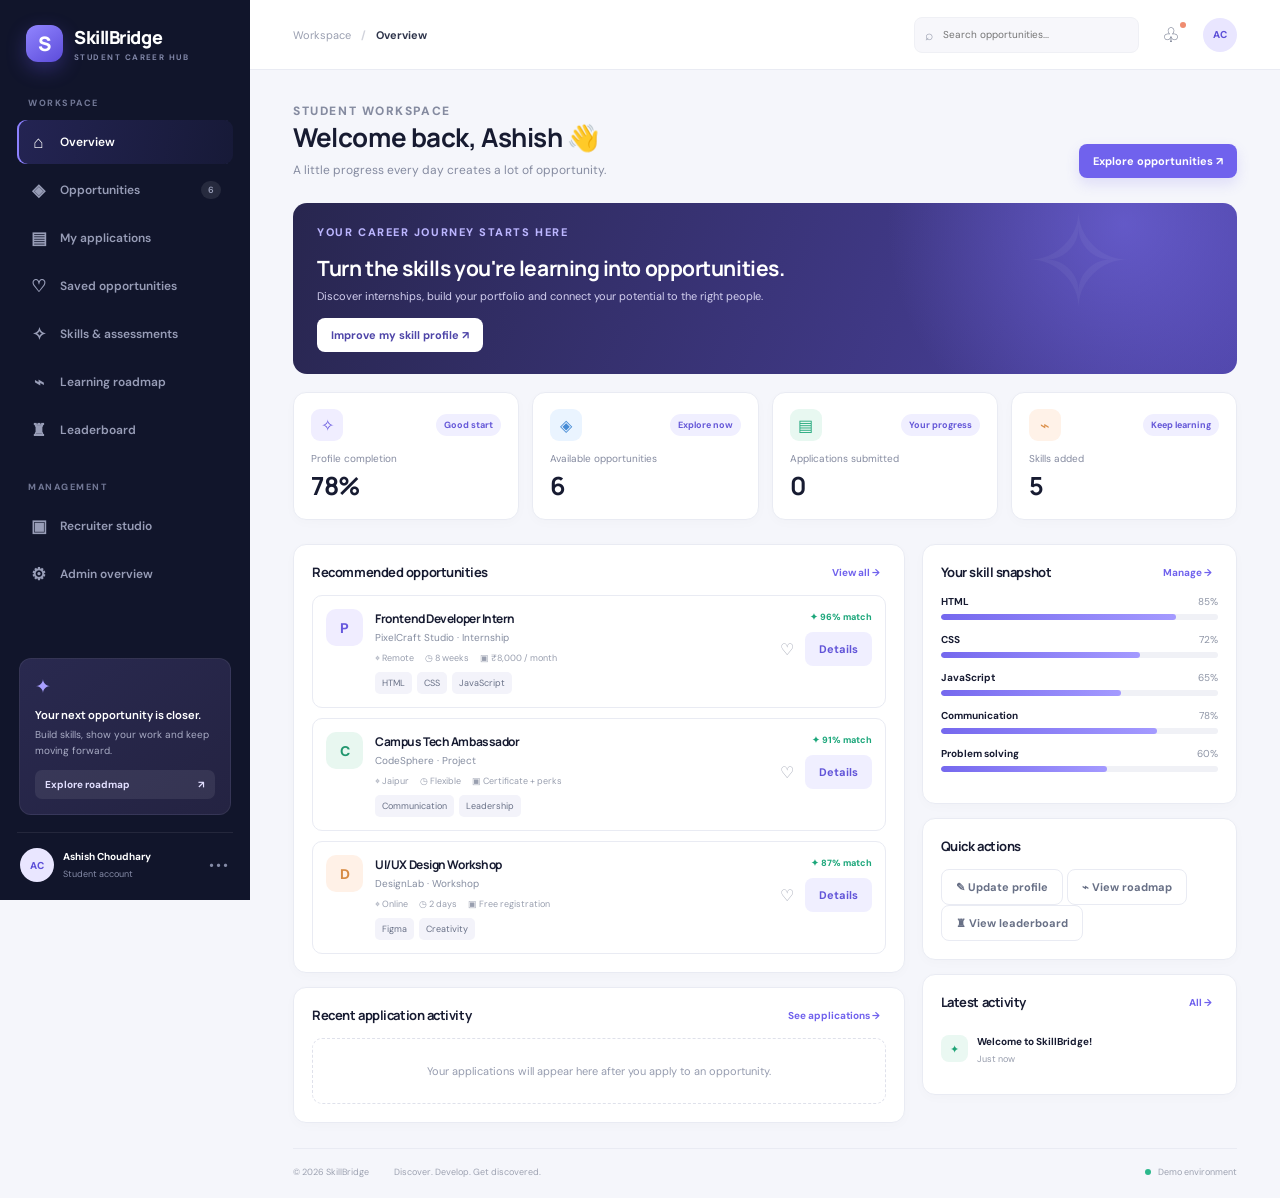
<file: SkillBridge_Pro/index.html>
<!DOCTYPE html>
<html lang="en">
<head>
  <meta charset="UTF-8">
  <meta name="viewport" content="width=device-width, initial-scale=1.0">
  <meta name="theme-color" content="#101326">
  <title>SkillBridge — Discover. Develop. Get Discovered.</title>
  <link rel="preconnect" href="https://fonts.googleapis.com">
  <link rel="preconnect" href="https://fonts.gstatic.com" crossorigin>
  <link href="https://fonts.googleapis.com/css2?family=DM+Sans:wght@400;500;600;700&family=Manrope:wght@400;500;600;700;800&display=swap" rel="stylesheet">
  <link rel="stylesheet" href="style.css">
</head>
<body>
  <div class="app-shell">
    <aside class="sidebar" id="sidebar">
      <a class="brand" href="#" data-view="dashboard"><span class="brand-icon">S</span><span>SkillBridge<small>STUDENT CAREER HUB</small></span></a>
      <div class="workspace-label">WORKSPACE</div>
      <nav class="side-nav" aria-label="Main navigation">
        <button class="nav-item active" data-view="dashboard"><span>⌂</span> Overview</button>
        <button class="nav-item" data-view="opportunities"><span>◈</span> Opportunities <i class="nav-count" id="opportunityNavCount">8</i></button>
        <button class="nav-item" data-view="applications"><span>▤</span> My applications</button>
        <button class="nav-item" data-view="saved"><span>♡</span> Saved opportunities</button>
        <button class="nav-item" data-view="skills"><span>✧</span> Skills & assessments</button>
        <button class="nav-item" data-view="roadmap"><span>⌁</span> Learning roadmap</button>
        <button class="nav-item" data-view="leaderboard"><span>♜</span> Leaderboard</button>
      </nav>
      <div class="workspace-label management-label">MANAGEMENT</div>
      <nav class="side-nav">
        <button class="nav-item" data-view="recruiter"><span>▣</span> Recruiter studio</button>
        <button class="nav-item" data-view="admin"><span>⚙</span> Admin overview</button>
      </nav>
      <div class="sidebar-bottom">
        <div class="upgrade-card"><div class="sparkle">✦</div><b>Your next opportunity is closer.</b><p>Build skills, show your work and keep moving forward.</p><button data-view="roadmap">Explore roadmap <span>↗</span></button></div>
        <button class="profile-mini" data-view="profile"><span class="avatar" id="sideAvatar">AS</span><span><b id="sideName">Ashish Choudhary</b><small id="sideRole">Student account</small></span><span class="dots">•••</span></button>
      </div>
    </aside>

    <main class="main-area">
      <header class="topbar">
        <button class="mobile-menu" id="mobileMenu" aria-label="Toggle navigation">☰</button>
        <div class="breadcrumb"><span>Workspace</span><b>/</b><strong id="pageCrumb">Overview</strong></div>
        <div class="topbar-actions">
          <label class="global-search"><span>⌕</span><input id="globalSearch" placeholder="Search opportunities..." aria-label="Search opportunities"></label>
          <button class="top-icon notification-trigger" id="notificationBtn" aria-label="Notifications">♧<i id="notificationDot"></i></button>
          <button class="avatar top-avatar" data-view="profile" id="topAvatar">AS</button>
        </div>
      </header>

      <section class="page-content" id="pageContent">
        <!-- Views are rendered by script.js -->
      </section>
      <footer class="footer"><span>© 2026 SkillBridge</span><span>Discover. Develop. Get discovered.</span><span class="footer-status"><i></i> Demo environment</span></footer>
    </main>
  </div>

  <dialog class="modal" id="modal">
    <div class="modal-content" id="modalContent"></div>
  </dialog>
  <div class="toast-region" id="toastRegion" aria-live="polite"></div>
  <script src="script.js"></script>
</body>
</html>
</file>
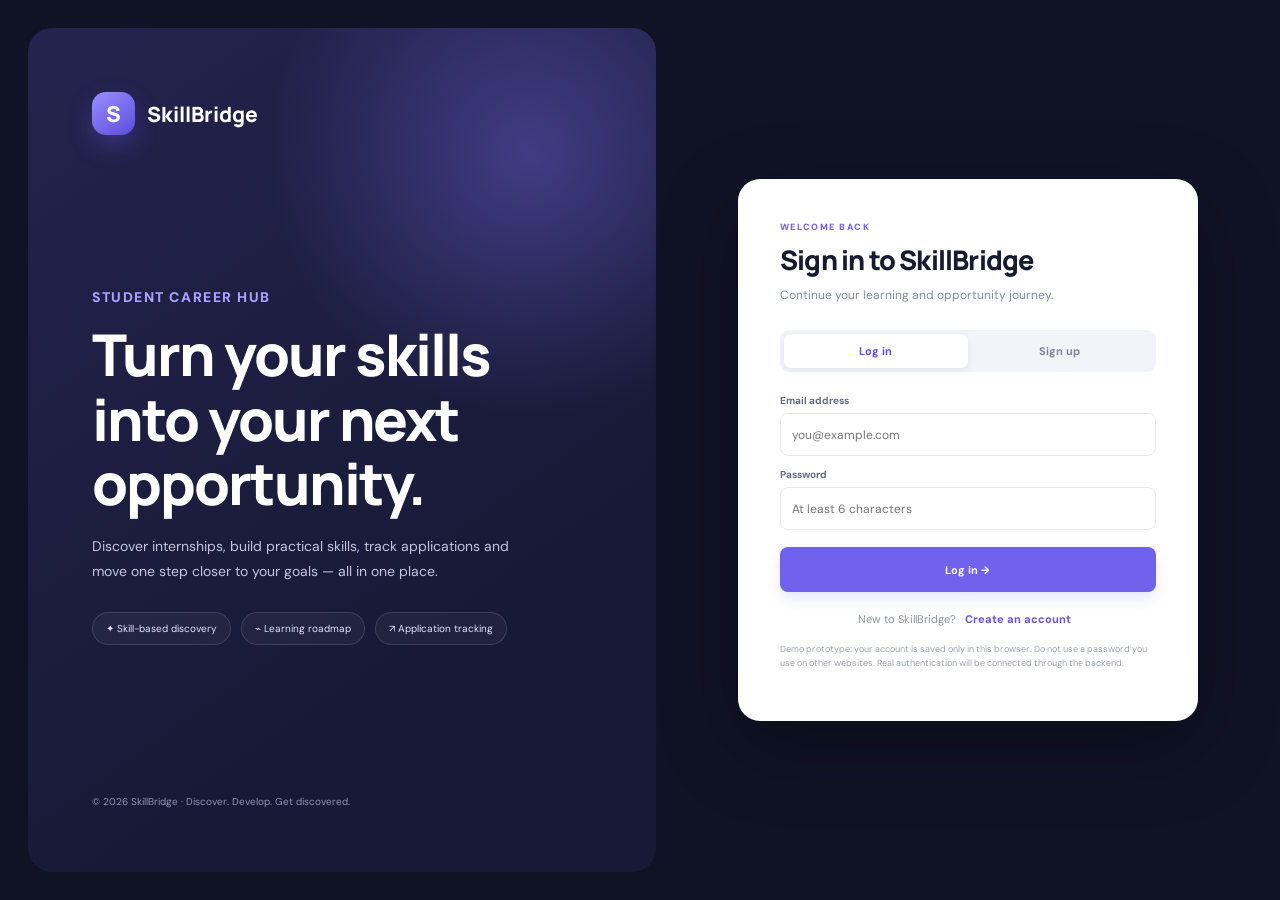
<file: SkillBridge_Pro/SkillBridge_Pro/index.html>
<!DOCTYPE html>
<html lang="en">
<head>
  <meta charset="UTF-8">
  <meta name="viewport" content="width=device-width, initial-scale=1.0">
  <meta name="theme-color" content="#101326">
  <title>SkillBridge — Discover. Develop. Get Discovered.</title>
  <link rel="preconnect" href="https://fonts.googleapis.com">
  <link rel="preconnect" href="https://fonts.gstatic.com" crossorigin>
  <link href="https://fonts.googleapis.com/css2?family=DM+Sans:wght@400;500;600;700&family=Manrope:wght@400;500;600;700;800&display=swap" rel="stylesheet">
  <link rel="stylesheet" href="style.css">
</head>
<body>
  <div id="authScreen" class="auth-screen"></div>
  <div class="app-shell" id="appShell">
    <aside class="sidebar" id="sidebar">
      <a class="brand" href="#" data-view="dashboard"><span class="brand-icon">S</span><span>SkillBridge<small>STUDENT CAREER HUB</small></span></a>
      <div class="workspace-label">WORKSPACE</div>
      <nav class="side-nav" aria-label="Main navigation">
        <button class="nav-item active" data-view="dashboard"><span>⌂</span> Overview</button>
        <button class="nav-item" data-view="opportunities"><span>◈</span> Opportunities <i class="nav-count" id="opportunityNavCount">8</i></button>
        <button class="nav-item" data-view="applications"><span>▤</span> My applications</button>
        <button class="nav-item" data-view="saved"><span>♡</span> Saved opportunities</button>
        <button class="nav-item" data-view="skills"><span>✧</span> Skills & assessments</button>
        <button class="nav-item" data-view="roadmap"><span>⌁</span> Learning roadmap</button>
        <button class="nav-item" data-view="assistant"><span>✦</span> AI Career Assistant <i class="nav-count">AI</i></button>
        <button class="nav-item" data-view="leaderboard"><span>♜</span> Leaderboard</button>
      </nav>
      <div class="workspace-label management-label">MANAGEMENT</div>
      <nav class="side-nav">
        <button class="nav-item" data-view="recruiter"><span>▣</span> Recruiter studio</button>
        <button class="nav-item" data-view="admin"><span>⚙</span> Admin overview</button>
      </nav>
      <div class="sidebar-bottom">
        <div class="upgrade-card"><div class="sparkle">✦</div><b>Your next opportunity is closer.</b><p>Build skills, show your work and keep moving forward.</p><button data-view="roadmap">Explore roadmap <span>↗</span></button></div>
        <button class="profile-mini" data-view="profile"><span class="avatar" id="sideAvatar">AS</span><span><b id="sideName">Ashish Choudhary</b><small id="sideRole">Student account</small></span><span class="dots">•••</span></button>
      </div>
    </aside>

    <main class="main-area">
      <header class="topbar">
        <button class="mobile-menu" id="mobileMenu" aria-label="Toggle navigation">☰</button>
        <div class="breadcrumb"><span>Workspace</span><b>/</b><strong id="pageCrumb">Overview</strong></div>
        <div class="topbar-actions">
          <label class="global-search"><span>⌕</span><input id="globalSearch" placeholder="Search opportunities..." aria-label="Search opportunities"></label>
          <button class="top-icon notification-trigger" id="notificationBtn" aria-label="Notifications">♧<i id="notificationDot"></i></button>
          <button class="avatar top-avatar" data-view="profile" id="topAvatar">AS</button>
          <button class="btn btn-outline logout-btn" id="logoutBtn">Log out ↗</button>
        </div>
      </header>

      <section class="page-content" id="pageContent">
        <!-- Views are rendered by script.js -->
      </section>
      <footer class="footer"><span>© 2026 SkillBridge</span><span>Discover. Develop. Get discovered.</span><span class="footer-status"><i></i> Demo environment</span></footer>
    </main>
  </div>

  <dialog class="modal" id="modal">
    <div class="modal-content" id="modalContent"></div>
  </dialog>
  <div class="toast-region" id="toastRegion" aria-live="polite"></div>
  <script src="script.js"></script>
</body>
</html>
</file>
<file: SkillBridge_Pro/style.css>
*{box-sizing:border-box} :root{--bg:#f5f6fb;--panel:#fff;--ink:#171b31;--muted:#858ba0;--line:#e9ebf3;--purple:#7062ed;--purple-dark:#5548ce;--green:#1da77b;--nav:#11152b;--nav-muted:#989db7;--shadow:0 12px 35px rgba(27,31,66,.055)}html{scroll-behavior:smooth}body{margin:0;background:var(--bg);color:var(--ink);font-family:"DM Sans",sans-serif;font-size:14px}button,input,select,textarea{font:inherit}button{cursor:pointer}a{color:inherit;text-decoration:none}h1,h2,h3,h4,.brand{font-family:Manrope,sans-serif;letter-spacing:-.45px}.app-shell{min-height:100vh}.sidebar{position:fixed;inset:0 auto 0 0;width:250px;background:var(--nav);color:#fff;padding:25px 17px 15px;display:flex;flex-direction:column;z-index:20;overflow-y:auto}.brand{display:flex;align-items:center;gap:11px;font-size:18px;font-weight:800;padding:0 9px 35px}.brand-icon{width:37px;height:37px;display:grid;place-items:center;border-radius:12px;background:linear-gradient(145deg,#9185ff,#5c4cda);box-shadow:0 7px 20px #6555e955;font-size:20px}.brand small{display:block;font:700 8px "DM Sans";letter-spacing:1.45px;color:#8187a8;margin-top:3px}.workspace-label{font-size:9px;font-weight:800;letter-spacing:1.5px;color:#717795;padding:0 11px 11px}.side-nav{display:grid;gap:4px}.nav-item{display:flex;align-items:center;gap:12px;width:100%;border:0;background:transparent;color:var(--nav-muted);padding:11px 12px;border-radius:9px;text-align:left;font-size:12px;font-weight:600;transition:.2s}.nav-item>span{font-size:17px;width:19px;text-align:center}.nav-item:hover{background:#ffffff0d;color:#fff}.nav-item.active{background:linear-gradient(100deg,#6558df38,#6558df12);color:#fff;box-shadow:inset 2px 0 #8d81ff}.nav-count{margin-left:auto;font-style:normal;background:#ffffff17;padding:3px 7px;border-radius:20px;font-size:9px}.management-label{margin-top:29px}.sidebar-bottom{margin-top:auto}.upgrade-card{margin:23px 2px 17px;padding:15px;background:linear-gradient(145deg,#29294f,#242342);border:1px solid #ffffff12;border-radius:12px}.sparkle{color:#a89fff;font-size:19px}.upgrade-card b{display:block;font:700 11px Manrope;margin:8px 0 5px}.upgrade-card p{font-size:10px;line-height:1.55;color:#a9acc5;margin:0 0 12px}.upgrade-card button{border:0;background:#ffffff14;color:#e2dfff;border-radius:7px;padding:8px 10px;font-size:10px;font-weight:700;width:100%;text-align:left}.upgrade-card button span{float:right}.profile-mini{width:100%;border:0;border-top:1px solid #ffffff14;background:transparent;color:white;padding:15px 3px 3px;display:flex;align-items:center;gap:9px;text-align:left}.avatar{width:34px;height:34px;border-radius:50%;background:#e9e6ff;color:#5d50d8;display:grid;place-items:center;font-size:10px;font-weight:800;flex-shrink:0}.profile-mini b{font-size:10px;display:block}.profile-mini small{font-size:9px;color:#858ba7}.dots{margin-left:auto;color:#858ba7;letter-spacing:2px}.main-area{margin-left:250px;min-height:100vh;display:flex;flex-direction:column}.topbar{height:70px;background:#ffffffed;backdrop-filter:blur(15px);border-bottom:1px solid var(--line);display:flex;align-items:center;justify-content:space-between;padding:0 4.2%;position:sticky;top:0;z-index:10}.breadcrumb{display:flex;align-items:center;gap:10px;color:#9a9fb0;font-size:11px}.breadcrumb b{color:#d1d3dc}.breadcrumb strong{color:#30364c;font-weight:700}.topbar-actions{display:flex;align-items:center;gap:17px}.global-search{height:36px;width:225px;background:#f7f7fb;border:1px solid #eff0f5;border-radius:8px;display:flex;align-items:center;gap:8px;padding:0 10px;color:#9298a9}.global-search input{border:0;outline:0;background:transparent;width:100%;font-size:10px}.top-icon{border:0;background:transparent;color:#626a80;font-size:20px;position:relative}.top-icon i{position:absolute;width:6px;height:6px;border-radius:50%;background:#ef8c70;right:0;top:1px}.top-avatar{border:0}.mobile-menu{display:none;border:0;background:none;font-size:20px}.page-content{width:min(1260px,100%);padding:33px 4.2% 25px;margin:0 auto;flex:1;animation:fadeUp .35s ease both}.footer{border-top:1px solid var(--line);margin:0 4.2%;padding:17px 0 20px;color:#9da2b1;font-size:9px;display:flex;gap:25px}.footer-status{margin-left:auto}.footer-status i{display:inline-block;width:6px;height:6px;border-radius:50%;background:#2bb88c;margin-right:5px}.eyebrow{font-size:9px;font-weight:800;letter-spacing:1.55px;color:var(--purple);margin:0 0 8px}.muted{color:var(--muted)}.small{font-size:11px}.page-heading{display:flex;align-items:flex-end;justify-content:space-between;gap:20px;margin-bottom:25px}.page-heading h1{font-size:26px;margin:0 0 7px}.page-heading p{font-size:12px;color:var(--muted);margin:0}.btn{border:0;border-radius:8px;padding:10px 14px;font-size:11px;font-weight:700;transition:.2s;display:inline-flex;align-items:center;justify-content:center;gap:8px}.btn-primary{color:#fff;background:var(--purple);box-shadow:0 6px 14px #7062ed2a}.btn-primary:hover{background:var(--purple-dark);transform:translateY(-1px)}.btn-soft{background:#f0efff;color:#6154d8}.btn-outline{background:#fff;border:1px solid var(--line);color:#687086}.btn-danger{background:#fff0ee;color:#ce695c}.stats-grid{display:grid;grid-template-columns:repeat(4,1fr);gap:13px;margin-bottom:24px}.stat-card,.panel,.card{background:var(--panel);border:1px solid var(--line);border-radius:13px;box-shadow:0 3px 12px #25294a05}.stat-card{padding:16px 17px;position:relative;overflow:hidden}.stat-top{display:flex;align-items:center;justify-content:space-between}.stat-icon{width:32px;height:32px;border-radius:9px;display:grid;place-items:center;font-size:16px;background:#f0eeff;color:#685be0}.stat-icon.green{background:#e8f8f1;color:#20a77a}.stat-icon.orange{background:#fff2e8;color:#dc914c}.stat-icon.blue{background:#eaf4ff;color:#468bd5}.stat-card .stat-label{font-size:10px;color:var(--muted);margin:11px 0 3px}.stat-card h2{font-size:25px;margin:0}.stat-foot{font-size:9px;color:#a0a5b2;margin-top:5px}.positive{color:#20a77a}.dashboard-grid{display:grid;grid-template-columns:minmax(0,1.65fr) minmax(260px,.85fr);gap:17px}.panel{padding:18px}.panel-head{display:flex;justify-content:space-between;align-items:center;margin-bottom:14px}.panel-head h3{font-size:13px;margin:0}.text-link{border:0;background:transparent;color:var(--purple);font-size:10px;font-weight:700}.hero-banner{border-radius:14px;background:radial-gradient(circle at 88% 12%,#8478ff77,transparent 28%),linear-gradient(110deg,#28264f,#4d43a5);color:#fff;padding:22px 24px;position:relative;overflow:hidden;margin-bottom:18px}.hero-banner:after{content:"✧";position:absolute;right:11%;top:-25px;font-size:130px;color:#ffffff0c}.hero-banner .eyebrow{color:#bcb6ff}.hero-banner h2{font-size:21px;max-width:480px;margin:0 0 7px}.hero-banner p{font-size:11px;color:#d4d1f0;margin:0 0 15px}.hero-banner .btn{background:#fff;color:#4e45a8}.section-title{font:800 13px Manrope;margin:0}.opportunity-stack{display:grid;gap:10px}.opportunity{padding:13px;border:1px solid var(--line);border-radius:10px;display:grid;grid-template-columns:38px 1fr auto;gap:11px;align-items:start;transition:.22s;background:#fff}.opportunity:hover{transform:translateY(-2px);box-shadow:var(--shadow);border-color:#ddd9ff}.company-mark{width:37px;height:37px;border-radius:10px;background:#f0edff;color:#6658dd;display:grid;place-items:center;font-weight:800}.company-mark.green{background:#e8f7f0;color:#21966e}.company-mark.orange{background:#fff1e7;color:#d78b43}.op-title{font:700 12px Manrope;margin:1px 0 4px}.op-company{font-size:10px;color:#858da0}.op-meta{display:flex;gap:11px;flex-wrap:wrap;color:#999faf;font-size:9px;margin-top:8px}.chips{display:flex;gap:5px;flex-wrap:wrap;margin-top:8px}.chip{font-size:9px;padding:5px 7px;border-radius:5px;background:#f3f3fa;color:#697187}.op-side{text-align:right;min-width:77px}.match-score{font-size:9px;color:#1da77b;font-weight:800;margin:2px 0 9px}.save-btn{border:0;background:transparent;color:#9da2b1;font-size:16px;padding:2px 6px}.save-btn.saved{color:#ed7f98}.op-actions{display:flex;gap:5px;align-items:center;justify-content:flex-end}.empty{padding:25px;text-align:center;color:#969caf;font-size:11px;border:1px dashed #dfe1eb;border-radius:10px}.side-stack{display:grid;gap:14px;align-content:start}.skill-row{margin:13px 0}.skill-line{display:flex;justify-content:space-between;font-size:10px;margin-bottom:6px}.skill-line span:last-child{color:#8d94a5}.bar{height:6px;background:#f0f1f6;border-radius:10px;overflow:hidden}.bar span{display:block;height:100%;background:linear-gradient(90deg,#7568ee,#a49aff);border-radius:10px}.activity-row{display:flex;gap:9px;padding:10px 0;border-bottom:1px solid #f0f1f5}.activity-row:last-child{border:0}.activity-icon{width:27px;height:27px;border-radius:8px;background:#eaf8f2;color:#20a477;display:grid;place-items:center;font-size:11px}.activity-row b{font-size:10px;display:block}.activity-row small{font-size:9px;color:#969cac}.tag-pill{font-size:9px;font-weight:700;padding:5px 8px;border-radius:20px;background:#f0efff;color:#6558d8}.toolbar{display:flex;gap:9px;margin-bottom:16px}.search-field{height:39px;border:1px solid var(--line);background:#fff;border-radius:8px;display:flex;align-items:center;gap:8px;padding:0 11px;flex:1;color:#9ba1b0}.search-field input{border:0;outline:0;width:100%;font-size:11px}.toolbar select,.field select{height:39px;border:1px solid var(--line);background:#fff;border-radius:8px;padding:0 11px;color:#6f778b;font-size:10px}.two-col{display:grid;grid-template-columns:1fr 1fr;gap:15px}.form-grid{display:grid;grid-template-columns:1fr 1fr;gap:12px}.field{display:grid;gap:6px;margin-bottom:12px}.field label{font-size:10px;font-weight:700;color:#626b80}.field input,.field textarea,.field select{width:100%;border:1px solid var(--line);border-radius:8px;padding:10px 11px;font-size:11px;outline-color:#aaa1ff;background:#fff}.field textarea{resize:vertical;min-height:80px}.field.full{grid-column:1/-1}.table-wrap{overflow-x:auto}.data-table{width:100%;border-collapse:collapse;white-space:nowrap}.data-table th{text-align:left;font-size:9px;letter-spacing:.7px;color:#9ba1af;font-weight:800;padding:11px;border-bottom:1px solid var(--line)}.data-table td{font-size:10px;padding:13px 11px;border-bottom:1px solid #f0f1f5;color:#626b80}.data-table td b{color:#30364a}.status{display:inline-block;border-radius:20px;padding:5px 8px;font-size:9px;font-weight:700;background:#f0efff;color:#6557d9}.status.pending{background:#fff4e7;color:#cb8b35}.status.accepted{background:#e8f8f1;color:#20966e}.status.rejected{background:#fff0ef;color:#d06d65}.profile-layout{display:grid;grid-template-columns:270px 1fr;gap:16px}.profile-card{text-align:center}.profile-big{width:70px;height:70px;border-radius:23px;background:linear-gradient(145deg,#e8e4ff,#c9c2ff);display:grid;place-items:center;margin:0 auto 12px;color:#5146c1;font:800 20px Manrope}.profile-card h2{font-size:17px;margin:0 0 4px}.profile-card p{font-size:10px;color:var(--muted);margin:0 0 14px}.profile-completion{text-align:left;margin-top:18px}.profile-completion .bar{margin-top:8px}.profile-detail{display:grid;grid-template-columns:1fr 1fr;gap:13px}.detail-box{background:#fafaff;border:1px solid #f0eff8;border-radius:9px;padding:12px}.detail-box small{display:block;color:#9ba1af;font-size:9px;margin-bottom:5px}.detail-box b{font-size:11px}.quiz-option{display:block;width:100%;text-align:left;background:#fff;border:1px solid var(--line);border-radius:8px;padding:12px;margin:8px 0;font-size:11px;color:#606a7f}.quiz-option:hover,.quiz-option.selected{border-color:#8b80f5;background:#f6f4ff}.quiz-option.correct{border-color:#57bd96;background:#edfaf4}.quiz-option.wrong{border-color:#eaa09a;background:#fff3f2}.roadmap-item{display:flex;gap:12px;padding:13px 0;border-bottom:1px solid #f0f1f5}.roadmap-number{width:28px;height:28px;border-radius:9px;background:#efedff;color:#6558dc;display:grid;place-items:center;font-size:10px;font-weight:800;flex-shrink:0}.roadmap-item h4{font-size:11px;margin:0 0 4px}.roadmap-item p{font-size:10px;color:#8d94a5;margin:0;line-height:1.5}.leader-row{display:grid;grid-template-columns:35px 1fr auto;align-items:center;gap:10px;padding:12px;border-bottom:1px solid #f0f1f5}.rank{font:800 12px Manrope;color:#8a91a3}.leader-avatar{width:31px;height:31px;border-radius:50%;background:#efedff;color:#6356d9;display:grid;place-items:center;font-size:9px;font-weight:800}.leader-row b{font-size:10px}.leader-row small{display:block;color:#9ba1af;font-size:9px;margin-top:3px}.points{font-size:10px;color:#6759db;font-weight:800}.notice{padding:12px;border:1px solid var(--line);border-radius:9px;margin-bottom:8px;display:flex;gap:10px}.notice.unread{background:#faf9ff;border-color:#e6e2ff}.notice b{font-size:10px;display:block}.notice p{font-size:10px;color:#858da0;margin:4px 0}.notice small{font-size:9px;color:#a0a6b3}.modal{border:0;border-radius:16px;padding:0;width:min(520px,calc(100% - 28px));box-shadow:0 25px 90px #14172a45}.modal::backdrop{background:#11152b88;backdrop-filter:blur(3px)}.modal-content{padding:23px;max-height:85vh;overflow:auto}.modal-head{display:flex;align-items:flex-start;justify-content:space-between;margin-bottom:18px}.modal-head h2{font-size:19px;margin:0}.close-modal{border:0;background:#f3f3f8;border-radius:7px;width:28px;height:28px;font-size:18px;color:#7e8495}.modal-actions{display:flex;justify-content:flex-end;gap:8px;margin-top:17px}.toast-region{position:fixed;right:22px;bottom:22px;display:grid;gap:8px;z-index:40}.toast{background:#222641;color:#fff;border-radius:9px;padding:12px 16px;font-size:11px;box-shadow:0 12px 35px #15172b33;animation:toastIn .25s ease}.toast.success{border-left:3px solid #3cc394}.toast.error{border-left:3px solid #ec8b7e}.fade-in{animation:fadeUp .35s ease both}@keyframes fadeUp{from{opacity:0;transform:translateY(9px)}to{opacity:1;transform:translateY(0)}}@keyframes toastIn{from{opacity:0;transform:translateX(12px)}to{opacity:1;transform:translateX(0)}}@media(max-width:1050px){.sidebar{width:220px}.main-area{margin-left:220px}.stats-grid{grid-template-columns:repeat(2,1fr)}.dashboard-grid{grid-template-columns:1fr}.side-stack{grid-template-columns:1fr 1fr}.side-stack .panel:last-child{grid-column:1/-1}}@media(max-width:760px){.sidebar{transform:translateX(-100%);transition:transform .25s;width:250px;box-shadow:15px 0 35px #10132622}.sidebar.open{transform:translateX(0)}.main-area{margin-left:0}.mobile-menu{display:block}.topbar{padding:0 17px}.global-search{width:min(35vw,180px)}.page-content{padding:25px 17px}.footer{margin:0 17px;gap:10px;flex-wrap:wrap}.footer-status{margin-left:0}.profile-layout{grid-template-columns:1fr}.profile-card{max-width:none}.two-col{grid-template-columns:1fr}}@media(max-width:520px){.topbar{height:61px}.breadcrumb{font-size:10px;gap:6px}.global-search{display:none}.topbar-actions{gap:12px}.page-heading{align-items:flex-start;flex-direction:column}.page-heading h1{font-size:23px}.stats-grid{gap:8px}.stat-card{padding:12px}.stat-card h2{font-size:21px}.stat-card .stat-label{font-size:9px}.stat-foot{font-size:8px}.hero-banner{padding:18px}.hero-banner h2{font-size:18px}.toolbar{flex-wrap:wrap}.toolbar .search-field{flex-basis:100%}.toolbar select{flex:1}.opportunity{grid-template-columns:34px 1fr}.company-mark{width:34px;height:34px}.op-side{grid-column:2;display:flex;align-items:center;justify-content:space-between;text-align:left}.match-score{margin:0}.form-grid,.profile-detail{grid-template-columns:1fr}.side-stack{grid-template-columns:1fr}.side-stack .panel:last-child{grid-column:auto}.footer{font-size:8px}}
</file>
<file: SkillBridge_Pro/SkillBridge_Pro/style.css>
*{box-sizing:border-box} :root{--bg:#f5f6fb;--panel:#fff;--ink:#171b31;--muted:#858ba0;--line:#e9ebf3;--purple:#7062ed;--purple-dark:#5548ce;--green:#1da77b;--nav:#11152b;--nav-muted:#989db7;--shadow:0 12px 35px rgba(27,31,66,.055)}html{scroll-behavior:smooth}body{margin:0;background:var(--bg);color:var(--ink);font-family:"DM Sans",sans-serif;font-size:14px}button,input,select,textarea{font:inherit}button{cursor:pointer}a{color:inherit;text-decoration:none}h1,h2,h3,h4,.brand{font-family:Manrope,sans-serif;letter-spacing:-.45px}.app-shell{min-height:100vh}.sidebar{position:fixed;inset:0 auto 0 0;width:250px;background:var(--nav);color:#fff;padding:25px 17px 15px;display:flex;flex-direction:column;z-index:20;overflow-y:auto}.brand{display:flex;align-items:center;gap:11px;font-size:18px;font-weight:800;padding:0 9px 35px}.brand-icon{width:37px;height:37px;display:grid;place-items:center;border-radius:12px;background:linear-gradient(145deg,#9185ff,#5c4cda);box-shadow:0 7px 20px #6555e955;font-size:20px}.brand small{display:block;font:700 8px "DM Sans";letter-spacing:1.45px;color:#8187a8;margin-top:3px}.workspace-label{font-size:9px;font-weight:800;letter-spacing:1.5px;color:#717795;padding:0 11px 11px}.side-nav{display:grid;gap:4px}.nav-item{display:flex;align-items:center;gap:12px;width:100%;border:0;background:transparent;color:var(--nav-muted);padding:11px 12px;border-radius:9px;text-align:left;font-size:12px;font-weight:600;transition:.2s}.nav-item>span{font-size:17px;width:19px;text-align:center}.nav-item:hover{background:#ffffff0d;color:#fff}.nav-item.active{background:linear-gradient(100deg,#6558df38,#6558df12);color:#fff;box-shadow:inset 2px 0 #8d81ff}.nav-count{margin-left:auto;font-style:normal;background:#ffffff17;padding:3px 7px;border-radius:20px;font-size:9px}.management-label{margin-top:29px}.sidebar-bottom{margin-top:auto}.upgrade-card{margin:23px 2px 17px;padding:15px;background:linear-gradient(145deg,#29294f,#242342);border:1px solid #ffffff12;border-radius:12px}.sparkle{color:#a89fff;font-size:19px}.upgrade-card b{display:block;font:700 11px Manrope;margin:8px 0 5px}.upgrade-card p{font-size:10px;line-height:1.55;color:#a9acc5;margin:0 0 12px}.upgrade-card button{border:0;background:#ffffff14;color:#e2dfff;border-radius:7px;padding:8px 10px;font-size:10px;font-weight:700;width:100%;text-align:left}.upgrade-card button span{float:right}.profile-mini{width:100%;border:0;border-top:1px solid #ffffff14;background:transparent;color:white;padding:15px 3px 3px;display:flex;align-items:center;gap:9px;text-align:left}.avatar{width:34px;height:34px;border-radius:50%;background:#e9e6ff;color:#5d50d8;display:grid;place-items:center;font-size:10px;font-weight:800;flex-shrink:0}.profile-mini b{font-size:10px;display:block}.profile-mini small{font-size:9px;color:#858ba7}.dots{margin-left:auto;color:#858ba7;letter-spacing:2px}.main-area{margin-left:250px;min-height:100vh;display:flex;flex-direction:column}.topbar{height:70px;background:#ffffffed;backdrop-filter:blur(15px);border-bottom:1px solid var(--line);display:flex;align-items:center;justify-content:space-between;padding:0 4.2%;position:sticky;top:0;z-index:10}.breadcrumb{display:flex;align-items:center;gap:10px;color:#9a9fb0;font-size:11px}.breadcrumb b{color:#d1d3dc}.breadcrumb strong{color:#30364c;font-weight:700}.topbar-actions{display:flex;align-items:center;gap:17px}.global-search{height:36px;width:225px;background:#f7f7fb;border:1px solid #eff0f5;border-radius:8px;display:flex;align-items:center;gap:8px;padding:0 10px;color:#9298a9}.global-search input{border:0;outline:0;background:transparent;width:100%;font-size:10px}.top-icon{border:0;background:transparent;color:#626a80;font-size:20px;position:relative}.top-icon i{position:absolute;width:6px;height:6px;border-radius:50%;background:#ef8c70;right:0;top:1px}.top-avatar{border:0}.mobile-menu{display:none;border:0;background:none;font-size:20px}.page-content{width:min(1260px,100%);padding:33px 4.2% 25px;margin:0 auto;flex:1;animation:fadeUp .35s ease both}.footer{border-top:1px solid var(--line);margin:0 4.2%;padding:17px 0 20px;color:#9da2b1;font-size:9px;display:flex;gap:25px}.footer-status{margin-left:auto}.footer-status i{display:inline-block;width:6px;height:6px;border-radius:50%;background:#2bb88c;margin-right:5px}.eyebrow{font-size:9px;font-weight:800;letter-spacing:1.55px;color:var(--purple);margin:0 0 8px}.muted{color:var(--muted)}.small{font-size:11px}.page-heading{display:flex;align-items:flex-end;justify-content:space-between;gap:20px;margin-bottom:25px}.page-heading h1{font-size:26px;margin:0 0 7px}.page-heading p{font-size:12px;color:var(--muted);margin:0}.btn{border:0;border-radius:8px;padding:10px 14px;font-size:11px;font-weight:700;transition:.2s;display:inline-flex;align-items:center;justify-content:center;gap:8px}.btn-primary{color:#fff;background:var(--purple);box-shadow:0 6px 14px #7062ed2a}.btn-primary:hover{background:var(--purple-dark);transform:translateY(-1px)}.btn-soft{background:#f0efff;color:#6154d8}.btn-outline{background:#fff;border:1px solid var(--line);color:#687086}.btn-danger{background:#fff0ee;color:#ce695c}.stats-grid{display:grid;grid-template-columns:repeat(4,1fr);gap:13px;margin-bottom:24px}.stat-card,.panel,.card{background:var(--panel);border:1px solid var(--line);border-radius:13px;box-shadow:0 3px 12px #25294a05}.stat-card{padding:16px 17px;position:relative;overflow:hidden}.stat-top{display:flex;align-items:center;justify-content:space-between}.stat-icon{width:32px;height:32px;border-radius:9px;display:grid;place-items:center;font-size:16px;background:#f0eeff;color:#685be0}.stat-icon.green{background:#e8f8f1;color:#20a77a}.stat-icon.orange{background:#fff2e8;color:#dc914c}.stat-icon.blue{background:#eaf4ff;color:#468bd5}.stat-card .stat-label{font-size:10px;color:var(--muted);margin:11px 0 3px}.stat-card h2{font-size:25px;margin:0}.stat-foot{font-size:9px;color:#a0a5b2;margin-top:5px}.positive{color:#20a77a}.dashboard-grid{display:grid;grid-template-columns:minmax(0,1.65fr) minmax(260px,.85fr);gap:17px}.panel{padding:18px}.panel-head{display:flex;justify-content:space-between;align-items:center;margin-bottom:14px}.panel-head h3{font-size:13px;margin:0}.text-link{border:0;background:transparent;color:var(--purple);font-size:10px;font-weight:700}.hero-banner{border-radius:14px;background:radial-gradient(circle at 88% 12%,#8478ff77,transparent 28%),linear-gradient(110deg,#28264f,#4d43a5);color:#fff;padding:22px 24px;position:relative;overflow:hidden;margin-bottom:18px}.hero-banner:after{content:"✧";position:absolute;right:11%;top:-25px;font-size:130px;color:#ffffff0c}.hero-banner .eyebrow{color:#bcb6ff}.hero-banner h2{font-size:21px;max-width:480px;margin:0 0 7px}.hero-banner p{font-size:11px;color:#d4d1f0;margin:0 0 15px}.hero-banner .btn{background:#fff;color:#4e45a8}.section-title{font:800 13px Manrope;margin:0}.opportunity-stack{display:grid;gap:10px}.opportunity{padding:13px;border:1px solid var(--line);border-radius:10px;display:grid;grid-template-columns:38px 1fr auto;gap:11px;align-items:start;transition:.22s;background:#fff}.opportunity:hover{transform:translateY(-2px);box-shadow:var(--shadow);border-color:#ddd9ff}.company-mark{width:37px;height:37px;border-radius:10px;background:#f0edff;color:#6658dd;display:grid;place-items:center;font-weight:800}.company-mark.green{background:#e8f7f0;color:#21966e}.company-mark.orange{background:#fff1e7;color:#d78b43}.op-title{font:700 12px Manrope;margin:1px 0 4px}.op-company{font-size:10px;color:#858da0}.op-meta{display:flex;gap:11px;flex-wrap:wrap;color:#999faf;font-size:9px;margin-top:8px}.chips{display:flex;gap:5px;flex-wrap:wrap;margin-top:8px}.chip{font-size:9px;padding:5px 7px;border-radius:5px;background:#f3f3fa;color:#697187}.op-side{text-align:right;min-width:77px}.match-score{font-size:9px;color:#1da77b;font-weight:800;margin:2px 0 9px}.save-btn{border:0;background:transparent;color:#9da2b1;font-size:16px;padding:2px 6px}.save-btn.saved{color:#ed7f98}.op-actions{display:flex;gap:5px;align-items:center;justify-content:flex-end}.empty{padding:25px;text-align:center;color:#969caf;font-size:11px;border:1px dashed #dfe1eb;border-radius:10px}.side-stack{display:grid;gap:14px;align-content:start}.skill-row{margin:13px 0}.skill-line{display:flex;justify-content:space-between;font-size:10px;margin-bottom:6px}.skill-line span:last-child{color:#8d94a5}.bar{height:6px;background:#f0f1f6;border-radius:10px;overflow:hidden}.bar span{display:block;height:100%;background:linear-gradient(90deg,#7568ee,#a49aff);border-radius:10px}.activity-row{display:flex;gap:9px;padding:10px 0;border-bottom:1px solid #f0f1f5}.activity-row:last-child{border:0}.activity-icon{width:27px;height:27px;border-radius:8px;background:#eaf8f2;color:#20a477;display:grid;place-items:center;font-size:11px}.activity-row b{font-size:10px;display:block}.activity-row small{font-size:9px;color:#969cac}.tag-pill{font-size:9px;font-weight:700;padding:5px 8px;border-radius:20px;background:#f0efff;color:#6558d8}.toolbar{display:flex;gap:9px;margin-bottom:16px}.search-field{height:39px;border:1px solid var(--line);background:#fff;border-radius:8px;display:flex;align-items:center;gap:8px;padding:0 11px;flex:1;color:#9ba1b0}.search-field input{border:0;outline:0;width:100%;font-size:11px}.toolbar select,.field select{height:39px;border:1px solid var(--line);background:#fff;border-radius:8px;padding:0 11px;color:#6f778b;font-size:10px}.two-col{display:grid;grid-template-columns:1fr 1fr;gap:15px}.form-grid{display:grid;grid-template-columns:1fr 1fr;gap:12px}.field{display:grid;gap:6px;margin-bottom:12px}.field label{font-size:10px;font-weight:700;color:#626b80}.field input,.field textarea,.field select{width:100%;border:1px solid var(--line);border-radius:8px;padding:10px 11px;font-size:11px;outline-color:#aaa1ff;background:#fff}.field textarea{resize:vertical;min-height:80px}.field.full{grid-column:1/-1}.table-wrap{overflow-x:auto}.data-table{width:100%;border-collapse:collapse;white-space:nowrap}.data-table th{text-align:left;font-size:9px;letter-spacing:.7px;color:#9ba1af;font-weight:800;padding:11px;border-bottom:1px solid var(--line)}.data-table td{font-size:10px;padding:13px 11px;border-bottom:1px solid #f0f1f5;color:#626b80}.data-table td b{color:#30364a}.status{display:inline-block;border-radius:20px;padding:5px 8px;font-size:9px;font-weight:700;background:#f0efff;color:#6557d9}.status.pending{background:#fff4e7;color:#cb8b35}.status.accepted{background:#e8f8f1;color:#20966e}.status.rejected{background:#fff0ef;color:#d06d65}.profile-layout{display:grid;grid-template-columns:270px 1fr;gap:16px}.profile-card{text-align:center}.profile-big{width:70px;height:70px;border-radius:23px;background:linear-gradient(145deg,#e8e4ff,#c9c2ff);display:grid;place-items:center;margin:0 auto 12px;color:#5146c1;font:800 20px Manrope}.profile-card h2{font-size:17px;margin:0 0 4px}.profile-card p{font-size:10px;color:var(--muted);margin:0 0 14px}.profile-completion{text-align:left;margin-top:18px}.profile-completion .bar{margin-top:8px}.profile-detail{display:grid;grid-template-columns:1fr 1fr;gap:13px}.detail-box{background:#fafaff;border:1px solid #f0eff8;border-radius:9px;padding:12px}.detail-box small{display:block;color:#9ba1af;font-size:9px;margin-bottom:5px}.detail-box b{font-size:11px}.quiz-option{display:block;width:100%;text-align:left;background:#fff;border:1px solid var(--line);border-radius:8px;padding:12px;margin:8px 0;font-size:11px;color:#606a7f}.quiz-option:hover,.quiz-option.selected{border-color:#8b80f5;background:#f6f4ff}.quiz-option.correct{border-color:#57bd96;background:#edfaf4}.quiz-option.wrong{border-color:#eaa09a;background:#fff3f2}.roadmap-item{display:flex;gap:12px;padding:13px 0;border-bottom:1px solid #f0f1f5}.roadmap-number{width:28px;height:28px;border-radius:9px;background:#efedff;color:#6558dc;display:grid;place-items:center;font-size:10px;font-weight:800;flex-shrink:0}.roadmap-item h4{font-size:11px;margin:0 0 4px}.roadmap-item p{font-size:10px;color:#8d94a5;margin:0;line-height:1.5}.leader-row{display:grid;grid-template-columns:35px 1fr auto;align-items:center;gap:10px;padding:12px;border-bottom:1px solid #f0f1f5}.rank{font:800 12px Manrope;color:#8a91a3}.leader-avatar{width:31px;height:31px;border-radius:50%;background:#efedff;color:#6356d9;display:grid;place-items:center;font-size:9px;font-weight:800}.leader-row b{font-size:10px}.leader-row small{display:block;color:#9ba1af;font-size:9px;margin-top:3px}.points{font-size:10px;color:#6759db;font-weight:800}.notice{padding:12px;border:1px solid var(--line);border-radius:9px;margin-bottom:8px;display:flex;gap:10px}.notice.unread{background:#faf9ff;border-color:#e6e2ff}.notice b{font-size:10px;display:block}.notice p{font-size:10px;color:#858da0;margin:4px 0}.notice small{font-size:9px;color:#a0a6b3}.modal{border:0;border-radius:16px;padding:0;width:min(520px,calc(100% - 28px));box-shadow:0 25px 90px #14172a45}.modal::backdrop{background:#11152b88;backdrop-filter:blur(3px)}.modal-content{padding:23px;max-height:85vh;overflow:auto}.modal-head{display:flex;align-items:flex-start;justify-content:space-between;margin-bottom:18px}.modal-head h2{font-size:19px;margin:0}.close-modal{border:0;background:#f3f3f8;border-radius:7px;width:28px;height:28px;font-size:18px;color:#7e8495}.modal-actions{display:flex;justify-content:flex-end;gap:8px;margin-top:17px}.toast-region{position:fixed;right:22px;bottom:22px;display:grid;gap:8px;z-index:40}.toast{background:#222641;color:#fff;border-radius:9px;padding:12px 16px;font-size:11px;box-shadow:0 12px 35px #15172b33;animation:toastIn .25s ease}.toast.success{border-left:3px solid #3cc394}.toast.error{border-left:3px solid #ec8b7e}.fade-in{animation:fadeUp .35s ease both}@keyframes fadeUp{from{opacity:0;transform:translateY(9px)}to{opacity:1;transform:translateY(0)}}@keyframes toastIn{from{opacity:0;transform:translateX(12px)}to{opacity:1;transform:translateX(0)}}@media(max-width:1050px){.sidebar{width:220px}.main-area{margin-left:220px}.stats-grid{grid-template-columns:repeat(2,1fr)}.dashboard-grid{grid-template-columns:1fr}.side-stack{grid-template-columns:1fr 1fr}.side-stack .panel:last-child{grid-column:1/-1}}@media(max-width:760px){.sidebar{transform:translateX(-100%);transition:transform .25s;width:250px;box-shadow:15px 0 35px #10132622}.sidebar.open{transform:translateX(0)}.main-area{margin-left:0}.mobile-menu{display:block}.topbar{padding:0 17px}.global-search{width:min(35vw,180px)}.page-content{padding:25px 17px}.footer{margin:0 17px;gap:10px;flex-wrap:wrap}.footer-status{margin-left:0}.profile-layout{grid-template-columns:1fr}.profile-card{max-width:none}.two-col{grid-template-columns:1fr}}@media(max-width:520px){.topbar{height:61px}.breadcrumb{font-size:10px;gap:6px}.global-search{display:none}.topbar-actions{gap:12px}.page-heading{align-items:flex-start;flex-direction:column}.page-heading h1{font-size:23px}.stats-grid{gap:8px}.stat-card{padding:12px}.stat-card h2{font-size:21px}.stat-card .stat-label{font-size:9px}.stat-foot{font-size:8px}.hero-banner{padding:18px}.hero-banner h2{font-size:18px}.toolbar{flex-wrap:wrap}.toolbar .search-field{flex-basis:100%}.toolbar select{flex:1}.opportunity{grid-template-columns:34px 1fr}.company-mark{width:34px;height:34px}.op-side{grid-column:2;display:flex;align-items:center;justify-content:space-between;text-align:left}.match-score{margin:0}.form-grid,.profile-detail{grid-template-columns:1fr}.side-stack{grid-template-columns:1fr}.side-stack .panel:last-child{grid-column:auto}.footer{font-size:8px}}

/* AUTHENTICATION SCREENS */
.app-shell{display:none}.app-shell.authenticated{display:flex}
.auth-screen{min-height:100vh;display:grid;grid-template-columns:1.05fr .95fr;background:#101326;color:#fff;font-family:"DM Sans",sans-serif;padding:28px;gap:28px;align-items:stretch}
.auth-brand-panel{border-radius:24px;padding:clamp(28px,5vw,70px);background:radial-gradient(circle at 80% 15%,#7669e966,transparent 30%),linear-gradient(145deg,#24234e,#171a36 70%);display:flex;flex-direction:column;justify-content:space-between;min-height:calc(100vh - 56px);overflow:hidden;position:relative}
.auth-brand{display:flex;align-items:center;gap:12px;font:800 21px Manrope,sans-serif}.auth-brand-mark{width:43px;height:43px;border-radius:14px;display:grid;place-items:center;background:linear-gradient(145deg,#9a8fff,#5c4cda);font-size:22px;box-shadow:0 10px 25px #6555e955}
.auth-brand-copy{max-width:550px;position:relative;z-index:1}.auth-brand-copy .eyebrow{color:#aaa2ff}.auth-brand-copy h1{font:800 clamp(34px,4.5vw,58px)/1.12 Manrope,sans-serif;letter-spacing:-2px;margin:12px 0 18px}.auth-brand-copy p{color:#c2c4dc;font-size:14px;line-height:1.8;max-width:430px}.auth-feature-list{display:flex;gap:10px;flex-wrap:wrap;margin-top:28px}.auth-feature-list span{border:1px solid #ffffff20;background:#ffffff0b;border-radius:30px;padding:9px 13px;font-size:10px;color:#e4e2ff}
.auth-brand-foot{color:#8f94b3;font-size:10px}.auth-card-wrap{display:grid;place-items:center;padding:24px}.auth-card{width:min(460px,100%);background:#fff;color:#171b31;border-radius:22px;padding:clamp(24px,4vw,42px);box-shadow:0 25px 80px #0005;animation:fadeUp .35s ease both}.auth-card h2{font:800 27px Manrope,sans-serif;margin:0 0 8px;letter-spacing:-.8px}.auth-subtitle{font-size:12px;color:#858ba0;line-height:1.6;margin:0 0 25px}.auth-tabs{display:grid;grid-template-columns:1fr 1fr;background:#f3f3fa;border-radius:9px;padding:4px;margin-bottom:22px}.auth-tabs button{border:0;background:transparent;border-radius:7px;padding:10px;color:#7e8499;font-size:11px;font-weight:700}.auth-tabs button.active{background:#fff;color:#5d50d8;box-shadow:0 2px 8px #24294a12}.auth-card .field input,.auth-card .field select{height:43px;font-size:12px}.auth-card .field label{font-size:10px}.auth-submit{width:100%;height:45px;margin-top:5px}.auth-switch{font-size:11px;color:#8a90a2;text-align:center;margin:19px 0 0}.auth-switch button{border:0;background:none;color:#6558df;font-weight:800}.auth-error{display:none;background:#fff0ef;color:#c45d56;border:1px solid #ffd8d5;padding:10px;border-radius:8px;font-size:10px;margin:0 0 14px}.auth-note{font-size:9px;color:#a0a5b3;line-height:1.5;margin-top:16px}.logout-btn{padding:8px 11px!important;font-size:10px!important}
@media(max-width:850px){.auth-screen{grid-template-columns:1fr;padding:14px}.auth-brand-panel{min-height:300px;padding:28px}.auth-brand-copy h1{font-size:38px}.auth-brand-foot{margin-top:35px}.auth-card-wrap{padding:10px 0 20px}}
@media(max-width:520px){.auth-brand-panel{min-height:260px}.auth-brand-copy h1{font-size:32px}.auth-brand-copy p{font-size:12px}.auth-card{padding:23px}.logout-btn{padding:7px!important}}

/* AI CAREER ASSISTANT */
.assistant-layout{display:grid;grid-template-columns:minmax(0,1.7fr) minmax(230px,.8fr);gap:15px;align-items:start}.assistant-panel{background:#fff;border:1px solid var(--line);border-radius:13px;overflow:hidden;box-shadow:0 8px 28px #20254a08}.assistant-top{height:68px;padding:0 17px;display:flex;align-items:center;gap:11px;border-bottom:1px solid #eff0f5}.assistant-top>div:nth-child(2){display:grid;gap:4px}.assistant-top b{font:800 12px Manrope;color:#30364a}.assistant-top small{font-size:9px;color:#8b92a4}.assistant-top small i{display:inline-block;width:6px;height:6px;background:#36bd91;border-radius:50%;margin-right:4px}.assistant-top .text-link{margin-left:auto}.assistant-orb{width:37px;height:37px;border-radius:13px;background:linear-gradient(145deg,#9589ff,#594bce);color:#fff;display:grid;place-items:center;font-size:19px;box-shadow:0 7px 17px #6859d733}.assistant-messages{height:390px;overflow-y:auto;padding:18px;background:linear-gradient(180deg,#fcfcff,#fff)}.chat-row{display:flex;gap:9px;margin:0 0 15px;align-items:flex-start}.chat-row.user{flex-direction:row-reverse}.chat-avatar{width:27px;height:27px;flex:0 0 27px;border-radius:9px;background:#eeecff;color:#6356d8;display:grid;place-items:center;font-size:10px;font-weight:800}.chat-row.user .chat-avatar{background:#e8f5f1;color:#248d70}.chat-bubble{max-width:82%;padding:11px 13px;border-radius:4px 12px 12px 12px;background:#f1f0fb;color:#525b70;font-size:11px;line-height:1.7;white-space:normal}.chat-row.user .chat-bubble{background:#6658d9;color:#fff;border-radius:12px 4px 12px 12px}.assistant-suggestions{display:flex;gap:7px;flex-wrap:wrap;padding:0 15px 13px}.assistant-suggestions button{border:1px solid #e6e3ff;background:#faf9ff;color:#6558d8;border-radius:20px;padding:7px 10px;font-size:9px;cursor:pointer}.assistant-compose{display:flex;gap:9px;padding:13px 15px;border-top:1px solid #eff0f5}.assistant-compose input{flex:1;min-width:0;border:1px solid #e6e8ef;border-radius:9px;padding:12px;font:11px 'DM Sans';outline-color:#9b91ff}.assistant-compose .btn{white-space:nowrap}.assistant-disclaimer{font-size:8px;color:#a0a5b2;padding:0 15px 13px;margin:0}.assistant-side{display:grid;gap:14px}.assistant-side .panel h3{font:800 12px Manrope;margin:0}.assistant-context{display:grid;gap:8px}.assistant-context small{font-size:8px;letter-spacing:.8px;color:#9ba1b0;font-weight:800;margin-top:7px}.assistant-context>b{font-size:10px;color:#42495e}.assistant-context .chips{margin:0}.assistant-prompts{display:grid;margin-top:12px}.assistant-prompts button{border:0;border-bottom:1px solid #f0f1f5;background:#fff;padding:12px 0;text-align:left;font-size:10px;color:#687187;cursor:pointer}.assistant-prompts button span{float:right;color:#6658d9}.assistant-prompts button:last-child{border:0}
@media(max-width:850px){.assistant-layout{grid-template-columns:1fr}.assistant-side{grid-template-columns:1fr 1fr}}@media(max-width:560px){.assistant-side{grid-template-columns:1fr}.assistant-messages{height:360px}.assistant-compose{padding:10px}.assistant-compose .btn{padding:9px 11px}}
</file>
